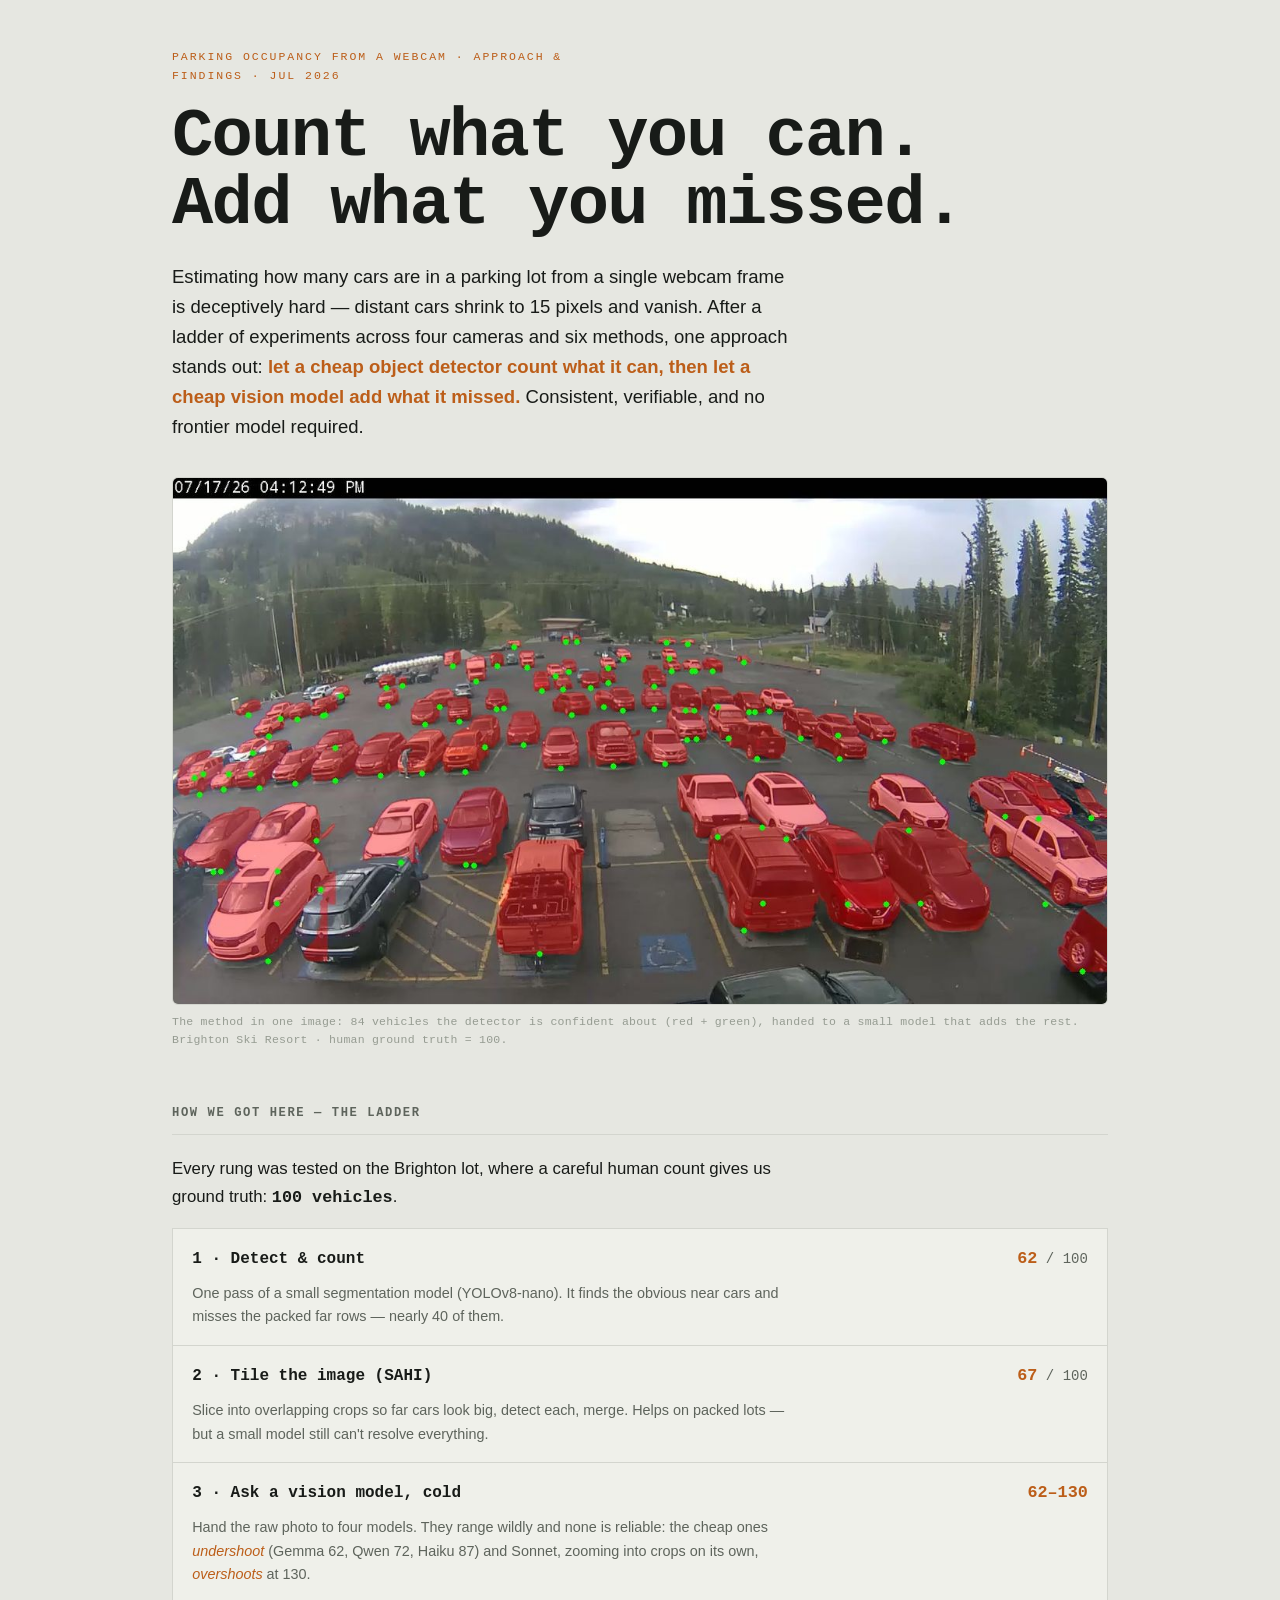
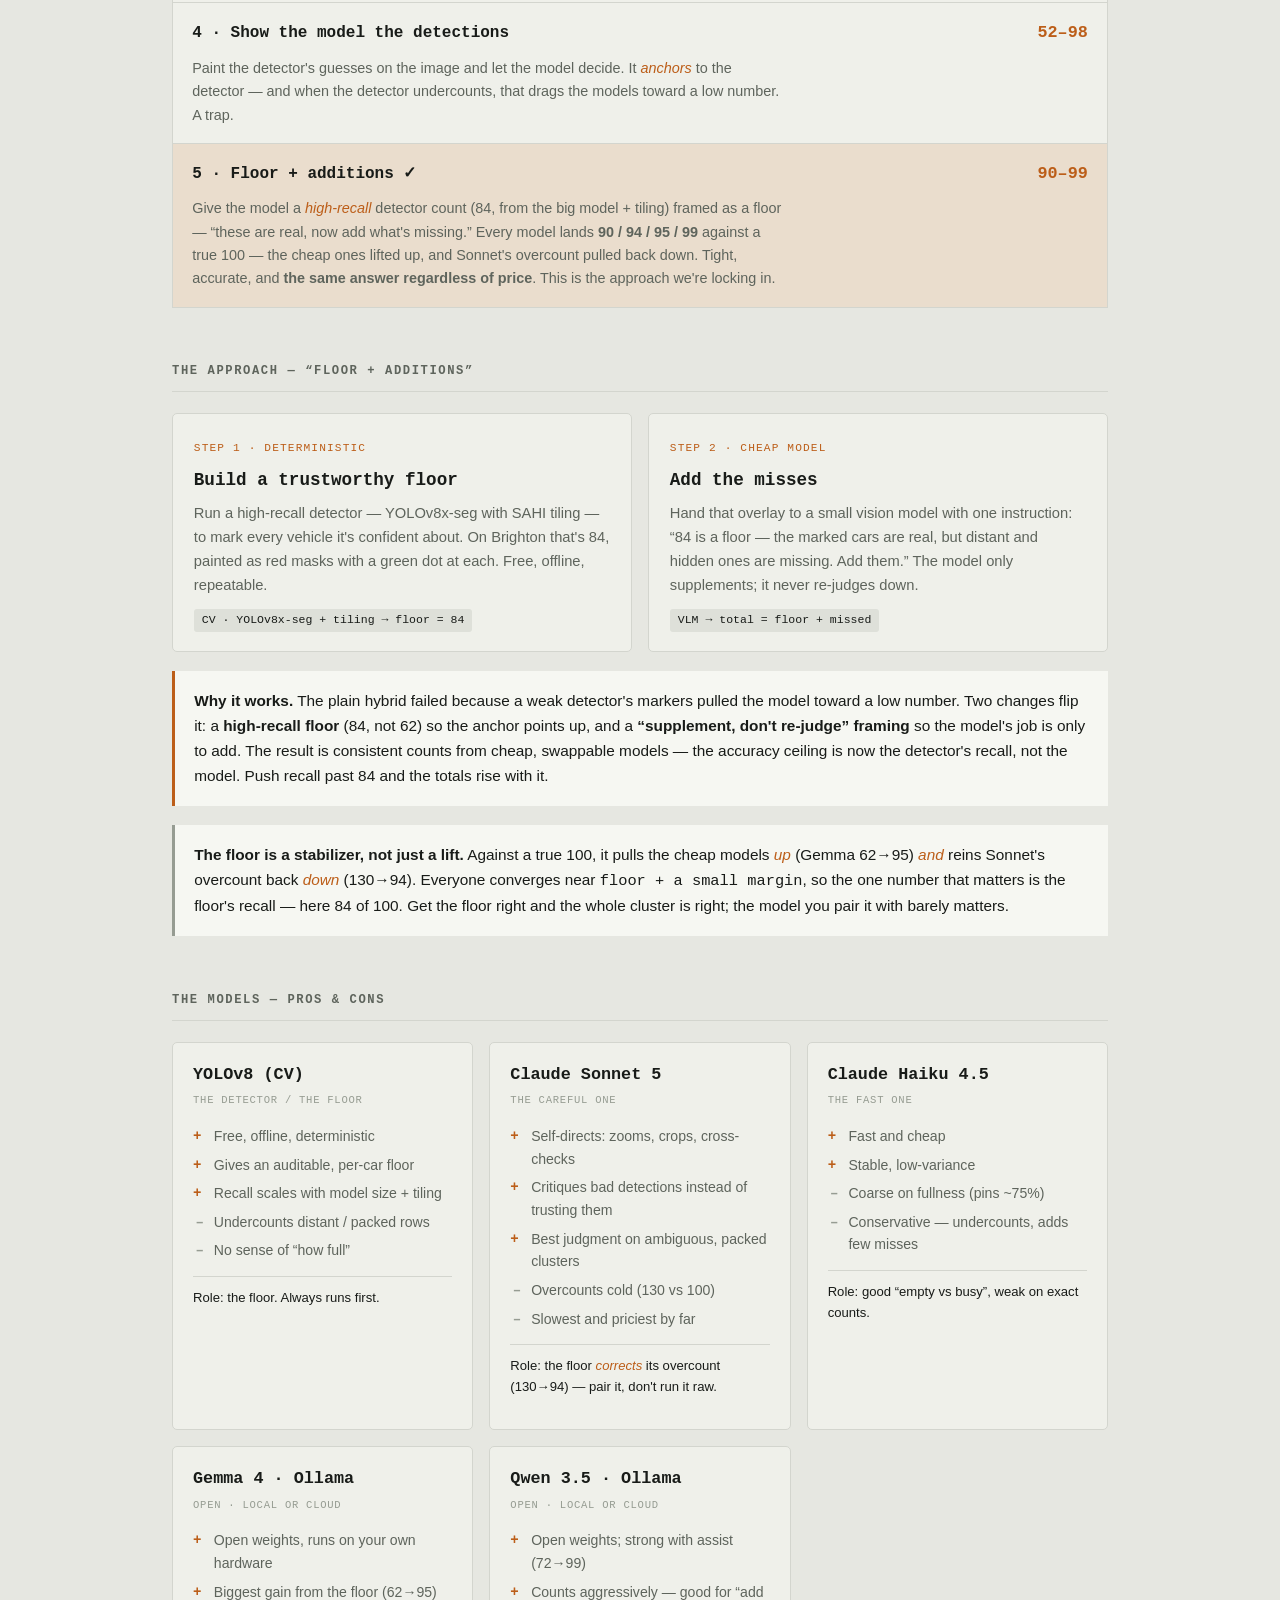
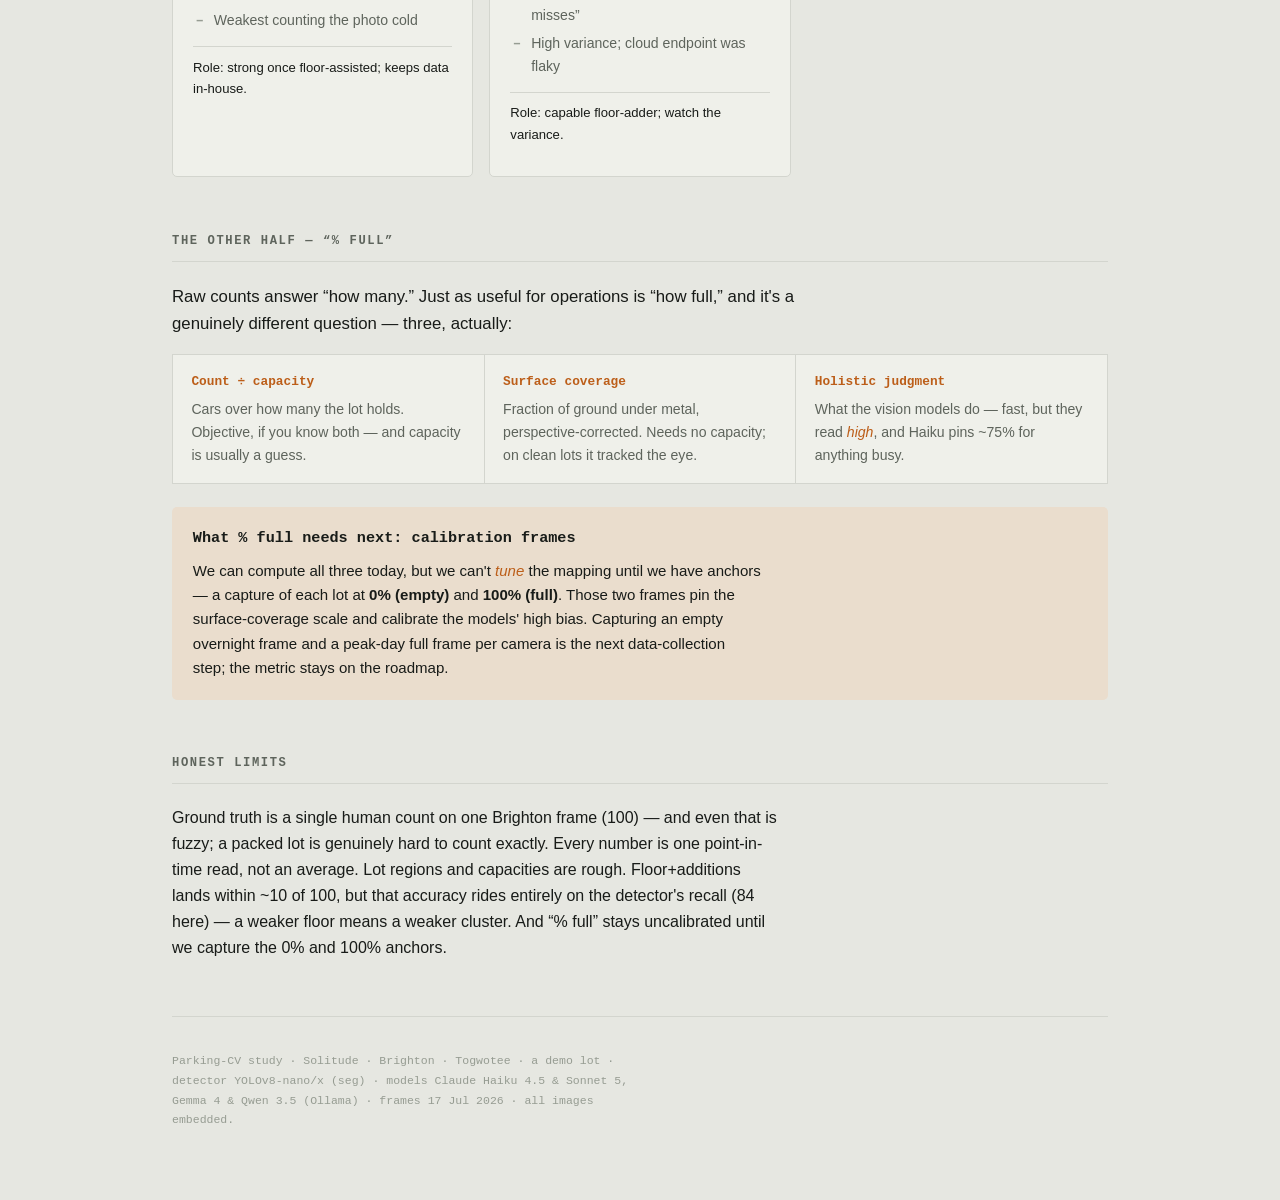
<file: parking_approach.html>
<!doctype html><html lang="en"><head><meta charset="utf-8"><meta name="viewport" content="width=device-width,initial-scale=1"><title>Parking occupancy — approach &amp; findings</title></head><body><style>
:root{
  --paper:#E6E7E1; --surface:#EFF0EA; --surface2:#F6F7F2; --ink:#181B18;
  --muted:#5E645C; --faint:#969C92; --hair:#D3D5CE; --accent:#BC5E19;
  --ghost:#EADDCD; --grid:#DEE0D9;
  --sans:"Helvetica Neue",Helvetica,Arial,system-ui,sans-serif;
  --mono:ui-monospace,"SF Mono","JetBrains Mono",Menlo,Consolas,monospace;
}
@media (prefers-color-scheme:dark){:root{
  --paper:#0F120F; --surface:#161A16; --surface2:#1C201C; --ink:#E7E9E2;
  --muted:#919788; --faint:#646A61; --hair:#282D27; --accent:#E5853B;
  --ghost:#2A2117; --grid:#232823;
}}
:root[data-theme="light"]{--paper:#E6E7E1;--surface:#EFF0EA;--surface2:#F6F7F2;--ink:#181B18;--muted:#5E645C;--faint:#969C92;--hair:#D3D5CE;--accent:#BC5E19;--ghost:#EADDCD;--grid:#DEE0D9;}
:root[data-theme="dark"]{--paper:#0F120F;--surface:#161A16;--surface2:#1C201C;--ink:#E7E9E2;--muted:#919788;--faint:#646A61;--hair:#282D27;--accent:#E5853B;--ghost:#2A2117;--grid:#232823;}
*{box-sizing:border-box}
body{margin:0;background:var(--paper);color:var(--ink);font-family:var(--sans);
  line-height:1.62;-webkit-font-smoothing:antialiased;font-feature-settings:"tnum"}
main{max-width:1000px;margin:0 auto;padding:clamp(1.1rem,4vw,3rem) clamp(1.1rem,4vw,2rem) 4rem}
h1,h2,h3{text-wrap:balance}
.mono,.tnum{font-family:var(--mono);font-variant-numeric:tabular-nums}
.eyebrow{font-family:var(--mono);text-transform:uppercase;letter-spacing:.17em;
  font-size:.72rem;color:var(--accent);margin:0 0 1.2rem}
h1{font-family:var(--mono);font-weight:600;letter-spacing:-.025em;line-height:.98;
  font-size:clamp(2.4rem,7vw,4.3rem);margin:0}
.lede{max-width:60ch;font-size:1.16rem;color:var(--ink);margin:1.4rem 0 0}
.lede b{color:var(--accent);font-weight:600}
.hero-fig{margin:2.2rem 0 0}
.hero-fig img{width:100%;display:block;border:1px solid var(--hair);border-radius:6px}
.hero-cap{font-family:var(--mono);font-size:.72rem;color:var(--faint);margin-top:.5rem;letter-spacing:.02em}
.k{font-family:var(--mono);text-transform:uppercase;letter-spacing:.13em;font-size:.76rem;
  color:var(--muted);font-weight:600;padding-bottom:.6rem;border-bottom:1px solid var(--hair);margin:0 0 1.3rem}
section{margin:3.4rem 0}
p{max-width:68ch}
.big{font-size:1.05rem}
em{font-style:italic;color:var(--accent)}
/* ladder */
.ladder{display:grid;gap:1px;background:var(--hair);border:1px solid var(--hair)}
.rung{background:var(--surface);padding:1rem 1.2rem;display:grid;
  grid-template-columns:1fr auto;gap:.6rem 1rem;align-items:baseline}
.rung.win{background:var(--ghost)}
.rung h3{margin:0;font-size:1rem;font-family:var(--mono);font-weight:600}
.rung .num{font-family:var(--mono);font-size:1.05rem;font-weight:600;color:var(--accent);
  white-space:nowrap;text-align:right}
.rung p{margin:0;grid-column:1/-1;font-size:.9rem;color:var(--muted);max-width:74ch}
.rung .num small{color:var(--muted);font-weight:400}
/* approach steps */
.flow{display:grid;grid-template-columns:1fr 1fr;gap:1rem;margin-top:.4rem}
.step{background:var(--surface);border:1px solid var(--hair);border-radius:5px;padding:1.2rem 1.3rem}
.step .n{font-family:var(--mono);font-size:.7rem;letter-spacing:.1em;text-transform:uppercase;color:var(--accent)}
.step h3{margin:.4rem 0 .5rem;font-size:1.1rem;font-family:var(--mono);font-weight:600}
.step p{margin:0;font-size:.92rem;color:var(--muted)}
.step .tag{display:inline-block;margin-top:.7rem;font-family:var(--mono);font-size:.72rem;
  color:var(--ink);background:var(--grid);border-radius:3px;padding:.15rem .5rem}
.why{margin-top:1.2rem;padding:1.1rem 1.2rem;background:var(--surface2);
  border-left:3px solid var(--accent);font-size:.96rem}
.why b{color:var(--ink)}
/* model cards */
.cards{display:grid;grid-template-columns:repeat(auto-fit,minmax(250px,1fr));gap:1rem}
.card{background:var(--surface);border:1px solid var(--hair);border-radius:5px;padding:1.15rem 1.25rem}
.card h3{margin:0;font-size:1.05rem;font-family:var(--mono);font-weight:600}
.card .role{font-family:var(--mono);font-size:.66rem;text-transform:uppercase;
  letter-spacing:.07em;color:var(--faint);margin:.25rem 0 .8rem}
.card ul{margin:0;padding:0;list-style:none;font-size:.88rem}
.card li{padding:.18rem 0 .18rem 1.3rem;position:relative;color:var(--muted)}
.card li.pro:before{content:"+";position:absolute;left:0;color:var(--accent);font-weight:700;font-family:var(--mono)}
.card li.con:before{content:"–";position:absolute;left:.15rem;color:var(--faint);font-weight:700;font-family:var(--mono)}
.card .verdict{margin-top:.7rem;font-size:.82rem;color:var(--ink);border-top:1px solid var(--hair);padding-top:.6rem}
/* pct-full */
.defgrid{display:grid;grid-template-columns:repeat(auto-fit,minmax(210px,1fr));gap:1px;background:var(--hair);border:1px solid var(--hair)}
.defgrid>div{background:var(--surface);padding:1.05rem 1.15rem}
.dn{font-family:var(--mono);font-size:.8rem;font-weight:600;color:var(--accent);display:block;margin-bottom:.35rem}
.defgrid p{margin:0;font-size:.88rem;color:var(--muted)}
.callout{margin-top:1.4rem;padding:1.2rem 1.3rem;background:var(--ghost);border-radius:5px}
.callout h3{font-family:var(--mono);font-size:.95rem;margin:0 0 .5rem}
.callout p{margin:0;font-size:.94rem;color:var(--ink)}
.twoimg{display:grid;grid-template-columns:1fr 1fr;gap:1rem;margin-top:1.3rem}
.twoimg img{width:100%;display:block;border:1px solid var(--hair);border-radius:5px}
.twoimg figcaption{font-family:var(--mono);font-size:.7rem;color:var(--faint);margin-top:.4rem}
footer{margin-top:3.5rem;padding-top:1.4rem;border-top:1px solid var(--hair);
  font-family:var(--mono);font-size:.72rem;color:var(--faint);line-height:1.7}
@media (max-width:620px){.flow,.twoimg{grid-template-columns:1fr}}
</style>
<main>
  <header>
    <p class="eyebrow">Parking occupancy from a webcam · approach &amp; findings · Jul 2026</p>
    <h1>Count what you can.<br>Add what you missed.</h1>
    <p class="lede">Estimating how many cars are in a parking lot from a single
      webcam frame is deceptively hard — distant cars shrink to 15 pixels and
      vanish. After a ladder of experiments across four cameras and six methods,
      one approach stands out: <b>let a cheap object detector count what it can,
      then let a cheap vision model add what it missed.</b> Consistent, verifiable,
      and no frontier model required.</p>
    <figure class="hero-fig">
      <img src="[data-uri]" alt="Detector floor overlay on the Brighton lot">
      <figcaption class="hero-cap">The method in one image: 84 vehicles the detector
        is confident about (red + green), handed to a small model that adds the rest.
        Brighton Ski Resort · human ground truth = 100.</figcaption>
    </figure>
  </header>

  <section>
    <h2 class="k">How we got here — the ladder</h2>
    <p class="big">Every rung was tested on the Brighton lot, where a careful human
      count gives us ground truth: <b class="mono">100 vehicles</b>.</p>
    <div class="ladder">
      <div class="rung"><h3>1 · Detect &amp; count</h3><span class="num">62<small> / 100</small></span>
        <p>One pass of a small segmentation model (YOLOv8-nano). It finds the
        obvious near cars and misses the packed far rows — nearly 40 of them.</p></div>
      <div class="rung"><h3>2 · Tile the image (SAHI)</h3><span class="num">67<small> / 100</small></span>
        <p>Slice into overlapping crops so far cars look big, detect each, merge.
        Helps on packed lots — but a small model still can't resolve everything.</p></div>
      <div class="rung"><h3>3 · Ask a vision model, cold</h3><span class="num">62–130</span>
        <p>Hand the raw photo to four models. They range wildly and none is reliable:
        the cheap ones <em>undershoot</em> (Gemma 62, Qwen 72, Haiku 87) and Sonnet,
        zooming into crops on its own, <em>overshoots</em> at 130.</p></div>
      <div class="rung"><h3>4 · Show the model the detections</h3><span class="num">52–98</span>
        <p>Paint the detector's guesses on the image and let the model decide. It
        <em>anchors</em> to the detector — and when the detector undercounts, that
        drags the models toward a low number. A trap.</p></div>
      <div class="rung win"><h3>5 · Floor + additions ✓</h3><span class="num">90–99</span>
        <p>Give the model a <em>high-recall</em> detector count (84, from the big
        model + tiling) framed as a floor — “these are real, now add what's
        missing.” Every model lands <b>90 / 94 / 95 / 99</b> against a true 100 —
        the cheap ones lifted up, and Sonnet's overcount pulled back down. Tight,
        accurate, and <b>the same answer regardless of price</b>. This is the
        approach we're locking in.</p></div>
    </div>
  </section>

  <section>
    <h2 class="k">The approach — “Floor + additions”</h2>
    <div class="flow">
      <div class="step"><span class="n">Step 1 · deterministic</span>
        <h3>Build a trustworthy floor</h3>
        <p>Run a high-recall detector — YOLOv8x-seg with SAHI tiling — to mark every
        vehicle it's confident about. On Brighton that's 84, painted as red masks
        with a green dot at each. Free, offline, repeatable.</p>
        <span class="tag">CV · YOLOv8x-seg + tiling → floor = 84</span></div>
      <div class="step"><span class="n">Step 2 · cheap model</span>
        <h3>Add the misses</h3>
        <p>Hand that overlay to a small vision model with one instruction: “84 is a
        floor — the marked cars are real, but distant and hidden ones are missing.
        Add them.” The model only supplements; it never re-judges down.</p>
        <span class="tag">VLM → total = floor + missed</span></div>
    </div>
    <div class="why">
      <b>Why it works.</b> The plain hybrid failed because a weak detector's markers
      pulled the model toward a low number. Two changes flip it: a <b>high-recall
      floor</b> (84, not 62) so the anchor points up, and a <b>“supplement, don't
      re-judge” framing</b> so the model's job is only to add. The result is
      consistent counts from cheap, swappable models — the accuracy ceiling is now
      the detector's recall, not the model. Push recall past 84 and the totals rise
      with it.
    </div>
    <div class="why" style="border-left-color:var(--faint)">
      <b>The floor is a stabilizer, not just a lift.</b> Against a true 100, it pulls
      the cheap models <em>up</em> (Gemma 62→95) <em>and</em> reins Sonnet's overcount
      back <em>down</em> (130→94). Everyone converges near <span class="mono">floor +
      a small margin</span>, so the one number that matters is the floor's recall —
      here 84 of 100. Get the floor right and the whole cluster is right; the model
      you pair it with barely matters.
    </div>
  </section>

  <section>
    <h2 class="k">The models — pros &amp; cons</h2>
    <div class="cards">
      <div class="card"><h3>YOLOv8 (CV)</h3><p class="role">the detector / the floor</p>
        <ul><li class="pro">Free, offline, deterministic</li>
        <li class="pro">Gives an auditable, per-car floor</li>
        <li class="pro">Recall scales with model size + tiling</li>
        <li class="con">Undercounts distant / packed rows</li>
        <li class="con">No sense of “how full”</li></ul>
        <p class="verdict">Role: the floor. Always runs first.</p></div>
      <div class="card"><h3>Claude Sonnet 5</h3><p class="role">the careful one</p>
        <ul><li class="pro">Self-directs: zooms, crops, cross-checks</li>
        <li class="pro">Critiques bad detections instead of trusting them</li>
        <li class="pro">Best judgment on ambiguous, packed clusters</li>
        <li class="con">Overcounts cold (130 vs 100)</li>
        <li class="con">Slowest and priciest by far</li></ul>
        <p class="verdict">Role: the floor <em>corrects</em> its overcount (130→94) — pair it, don't run it raw.</p></div>
      <div class="card"><h3>Claude Haiku 4.5</h3><p class="role">the fast one</p>
        <ul><li class="pro">Fast and cheap</li>
        <li class="pro">Stable, low-variance</li>
        <li class="con">Coarse on fullness (pins ~75%)</li>
        <li class="con">Conservative — undercounts, adds few misses</li></ul>
        <p class="verdict">Role: good “empty vs busy”, weak on exact counts.</p></div>
      <div class="card"><h3>Gemma 4 · Ollama</h3><p class="role">open · local or cloud</p>
        <ul><li class="pro">Open weights, runs on your own hardware</li>
        <li class="pro">Biggest gain from the floor (62→95)</li>
        <li class="con">Weakest counting the photo cold</li></ul>
        <p class="verdict">Role: strong once floor-assisted; keeps data in-house.</p></div>
      <div class="card"><h3>Qwen 3.5 · Ollama</h3><p class="role">open · local or cloud</p>
        <ul><li class="pro">Open weights; strong with assist (72→99)</li>
        <li class="pro">Counts aggressively — good for “add misses”</li>
        <li class="con">High variance; cloud endpoint was flaky</li></ul>
        <p class="verdict">Role: capable floor-adder; watch the variance.</p></div>
    </div>
  </section>

  <section>
    <h2 class="k">The other half — “% full”</h2>
    <p class="big">Raw counts answer “how many.” Just as useful for operations is
      “how full,” and it's a genuinely different question — three, actually:</p>
    <div class="defgrid">
      <div><span class="dn">Count ÷ capacity</span><p>Cars over how many the lot holds.
        Objective, if you know both — and capacity is usually a guess.</p></div>
      <div><span class="dn">Surface coverage</span><p>Fraction of ground under metal,
        perspective-corrected. Needs no capacity; on clean lots it tracked the eye.</p></div>
      <div><span class="dn">Holistic judgment</span><p>What the vision models do —
        fast, but they read <em>high</em>, and Haiku pins ~75% for anything busy.</p></div>
    </div>
    <div class="callout">
      <h3>What % full needs next: calibration frames</h3>
      <p>We can compute all three today, but we can't <em>tune</em> the mapping until
      we have anchors — a capture of each lot at <b>0% (empty)</b> and <b>100%
      (full)</b>. Those two frames pin the surface-coverage scale and calibrate the
      models' high bias. Capturing an empty overnight frame and a peak-day full frame
      per camera is the next data-collection step; the metric stays on the roadmap.</p>
    </div>
  </section>

  <section>
    <h2 class="k">Honest limits</h2>
    <p>Ground truth is a single human count on one Brighton frame (100) — and even
      that is fuzzy; a packed lot is genuinely hard to count exactly. Every number is
      one point-in-time read, not an average. Lot regions and capacities are rough.
      Floor+additions lands within ~10 of 100, but that accuracy rides entirely on the
      detector's recall (84 here) — a weaker floor means a weaker cluster. And “% full”
      stays uncalibrated until we capture the 0% and 100% anchors.</p>
  </section>

  <footer>
    <p>Parking-CV study · Solitude · Brighton · Togwotee · a demo lot · detector
      YOLOv8-nano/x (seg) · models Claude Haiku 4.5 &amp; Sonnet 5, Gemma 4 &amp;
      Qwen 3.5 (Ollama) · frames 17 Jul 2026 · all images embedded.</p>
  </footer>
</main></body></html>
</file>
